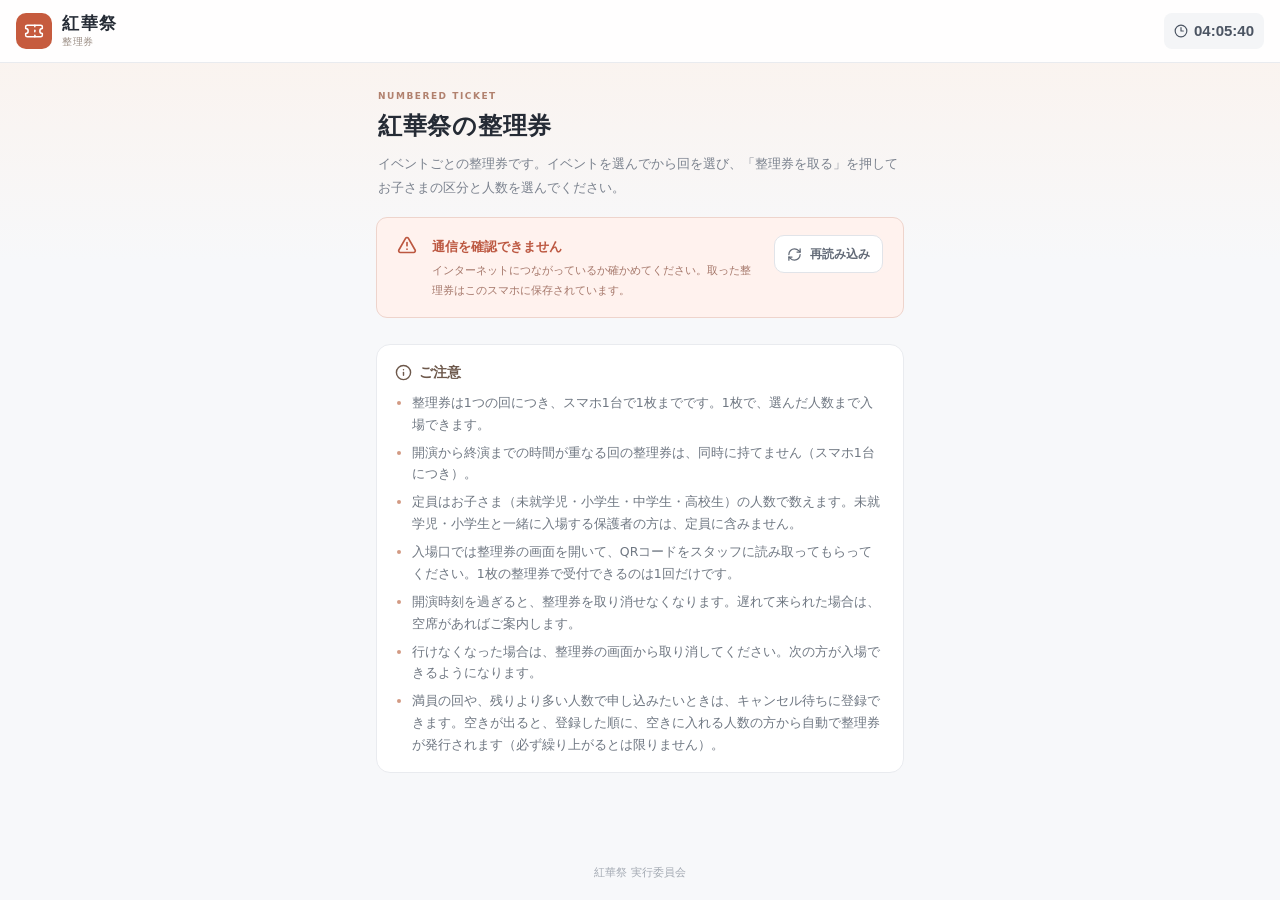
<file: index.html>
<!doctype html>
<html lang="ja"><head><meta charset="utf-8"><meta name="viewport" content="width=device-width,initial-scale=1,viewport-fit=cover"><meta name="theme-color" content="#c65b3e"><meta name="description" content="紅華祭 公演の整理券。"><title>紅華祭 整理券</title><link rel="icon" href="./favicon.svg">  <script type="module" crossorigin src="./assets/index-Qps2pxOl.js"></script>
  <link rel="stylesheet" crossorigin href="./assets/index-SqmcdpM0.css">
</head><body><div id="root"></div></body></html>
</file>
